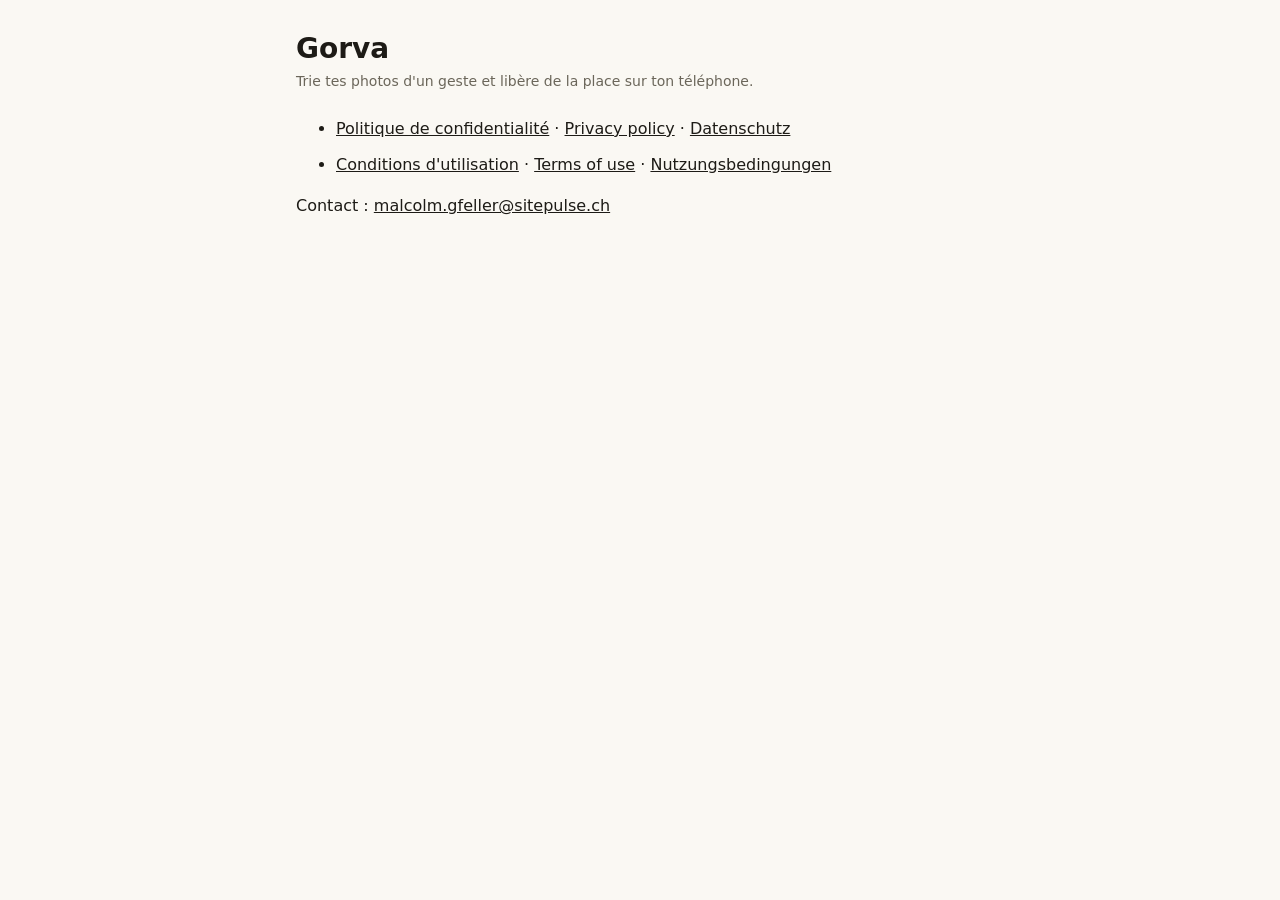
<file: index.html>
<!doctype html>
<html lang="fr">
<head>
<meta charset="utf-8">
<meta name="viewport" content="width=device-width, initial-scale=1">
<title>Gorva</title>
<link rel="stylesheet" href="style.css">
</head>
<body>
<main>
<h1>Gorva</h1>
<p class="meta">Trie tes photos d'un geste et libère de la place sur ton téléphone.</p>
<ul>
  <li><a href="confidentialite.html">Politique de confidentialité</a> · <a href="confidentialite.html#en">Privacy policy</a> · <a href="confidentialite.html#de">Datenschutz</a></li>
  <li><a href="conditions.html">Conditions d'utilisation</a> · <a href="conditions.html#en">Terms of use</a> · <a href="conditions.html#de">Nutzungsbedingungen</a></li>
</ul>
<p>Contact : <a href="mailto:malcolm.gfeller@sitepulse.ch">malcolm.gfeller@sitepulse.ch</a></p>
</main>
</body>
</html>
</file>
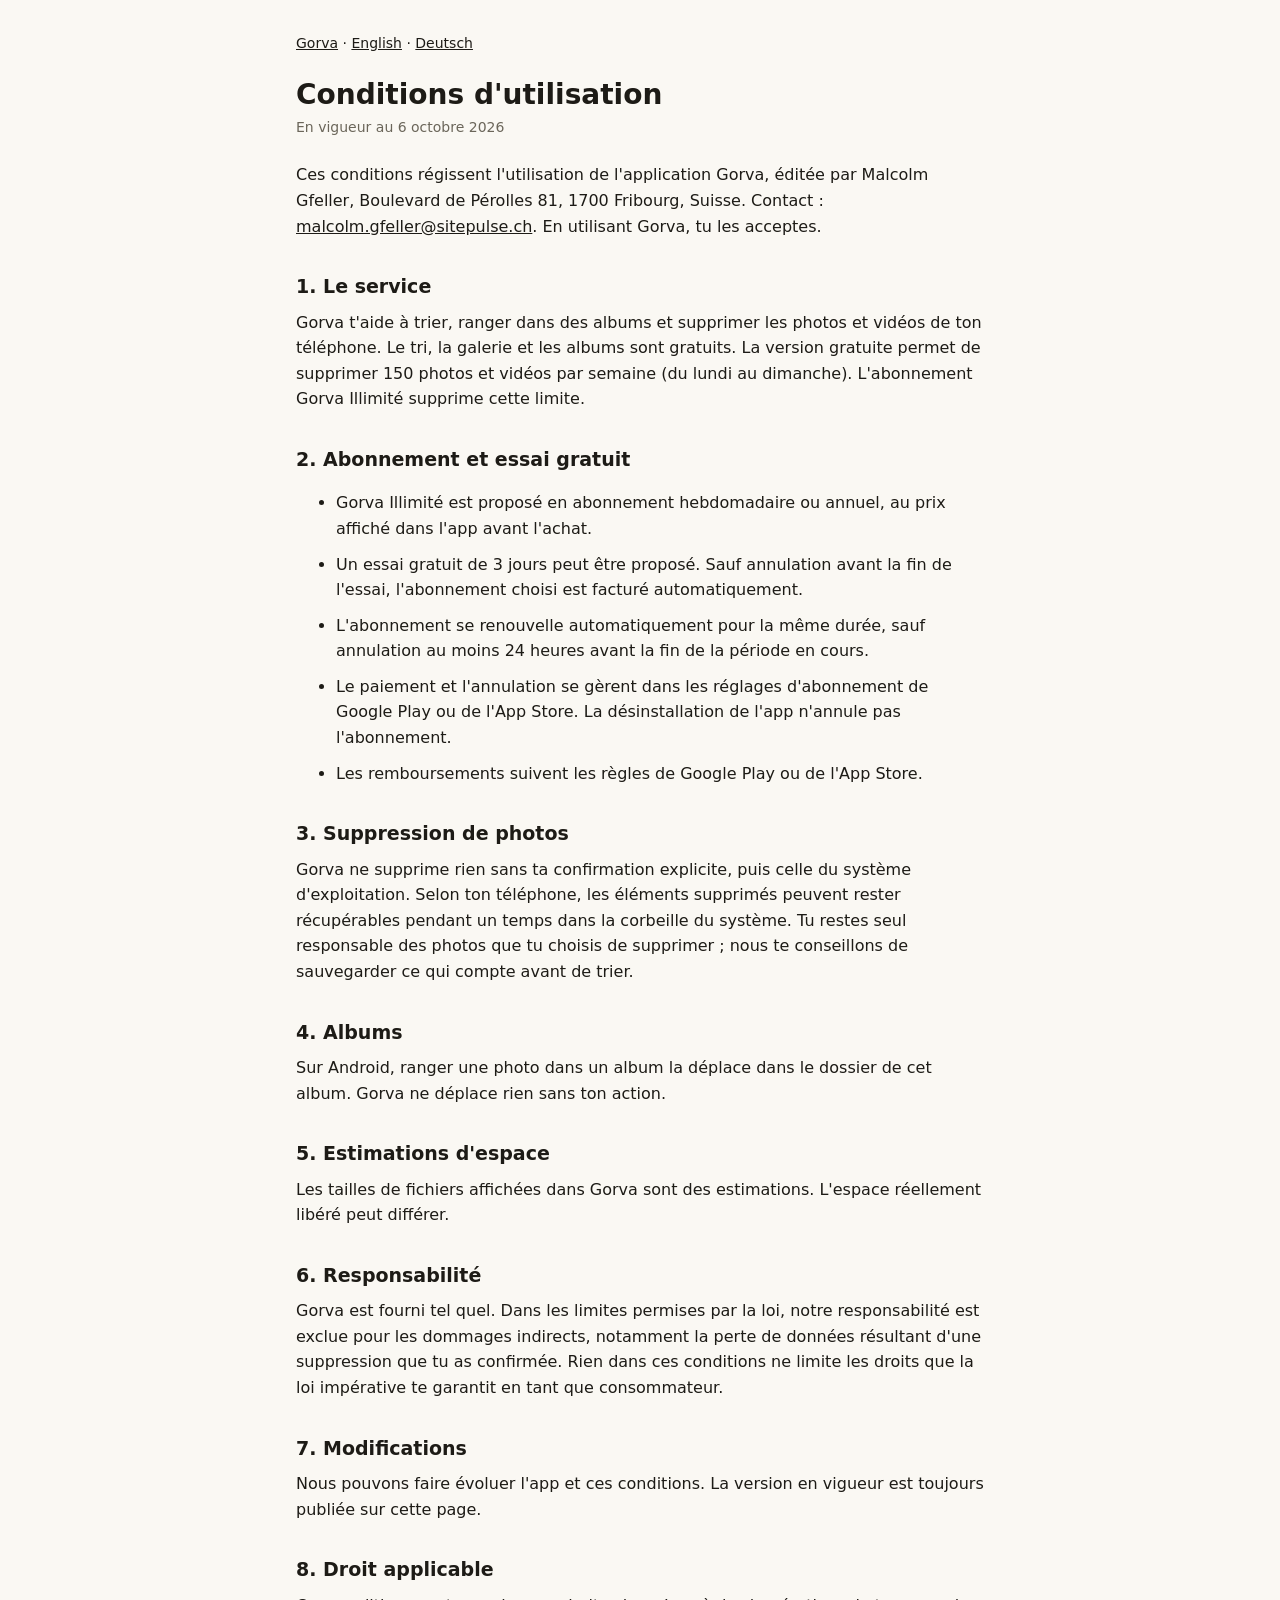
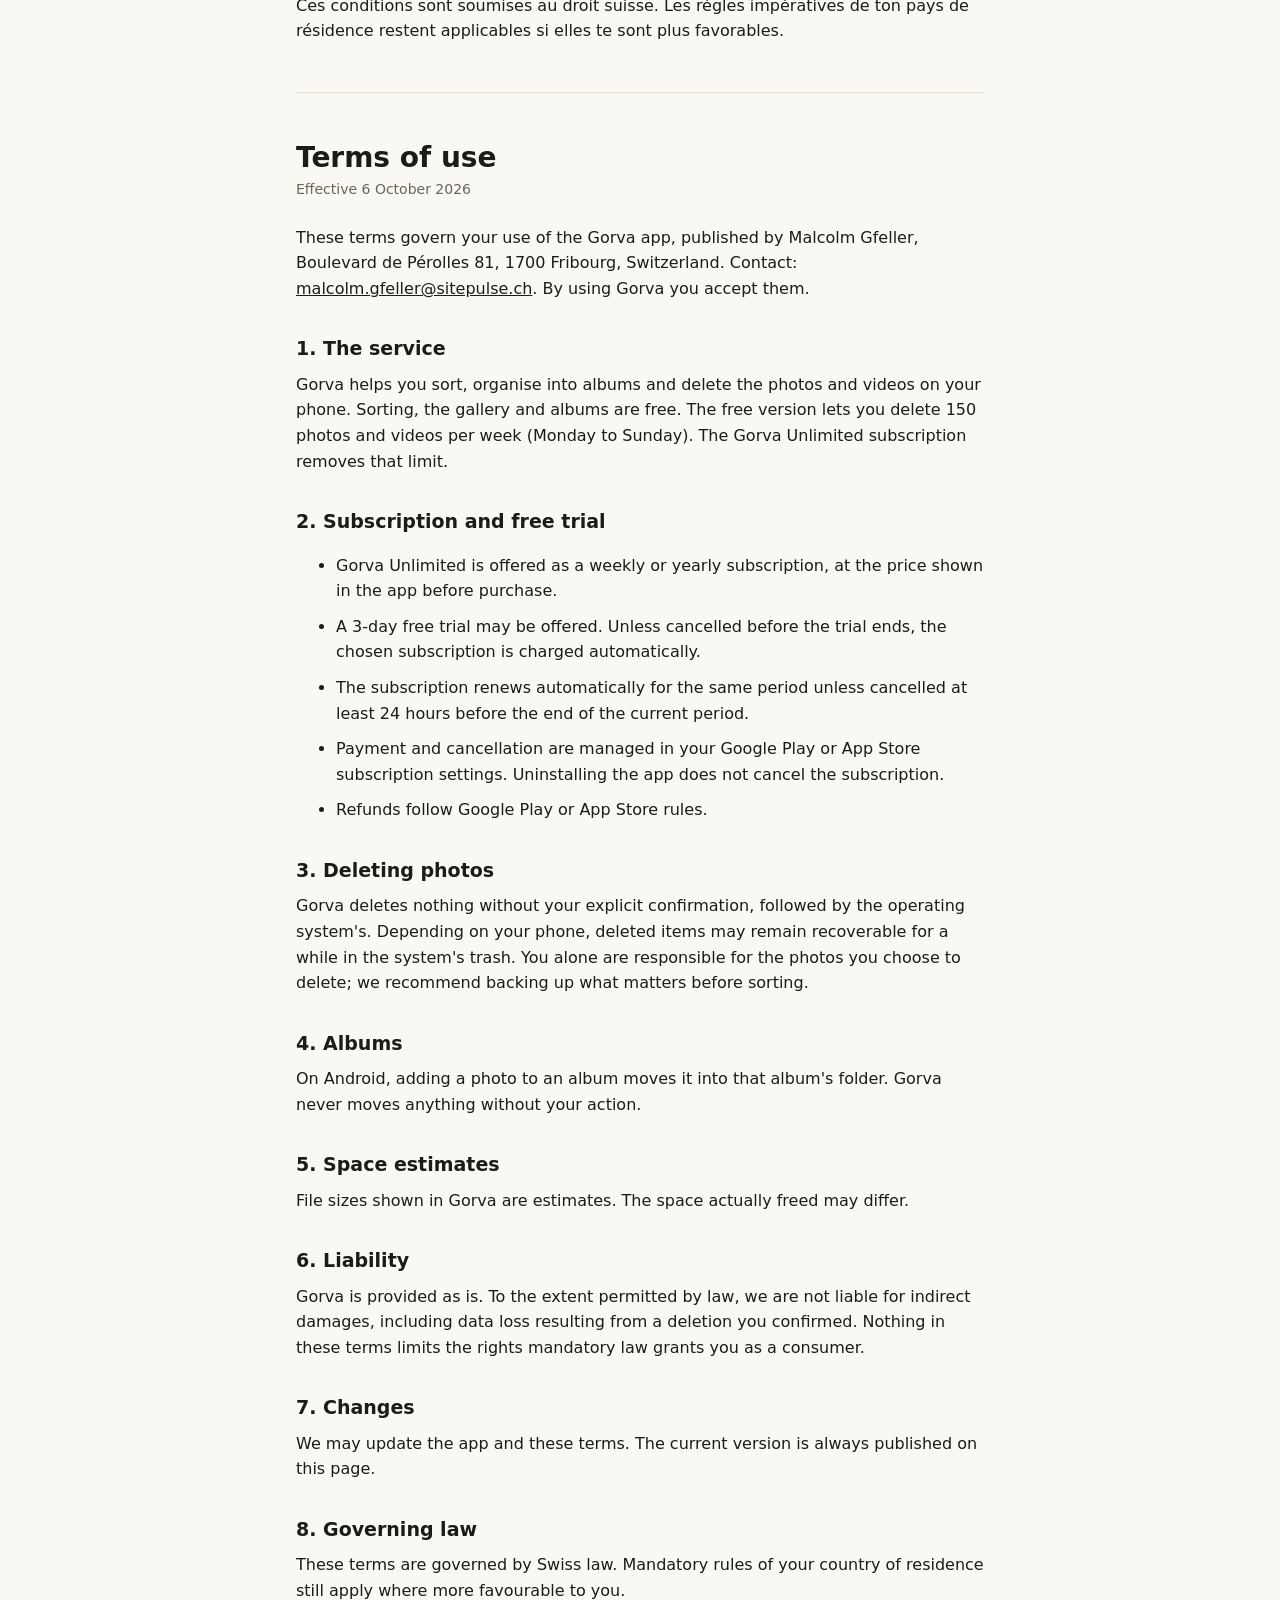
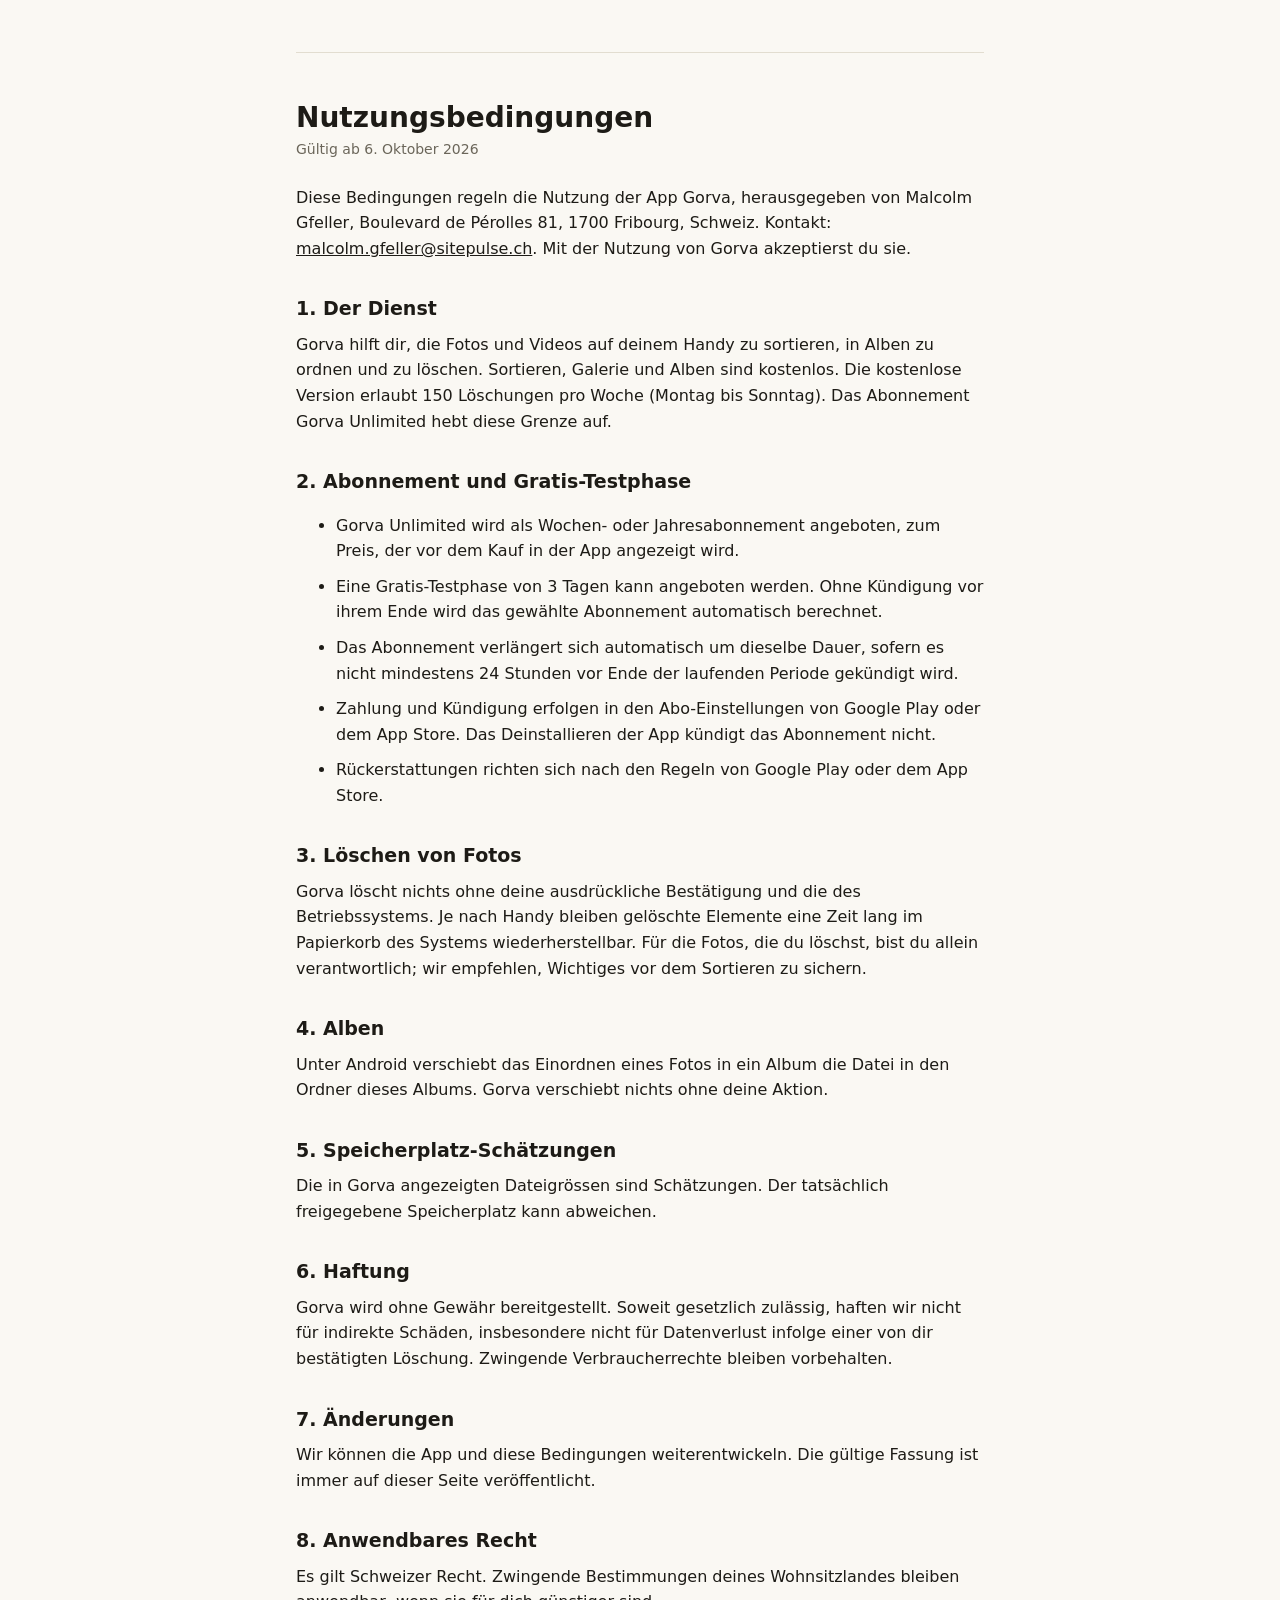
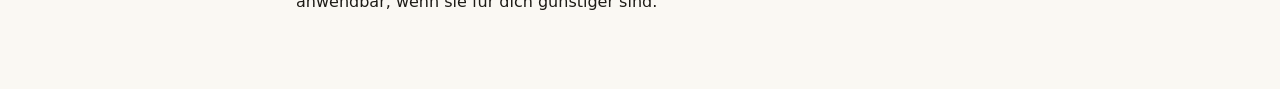
<file: conditions.html>
<!doctype html>
<html lang="fr">
<head>
<meta charset="utf-8">
<meta name="viewport" content="width=device-width, initial-scale=1">
<title>Gorva — Conditions</title>
<link rel="stylesheet" href="style.css">
</head>
<body>
<main>
<nav><a href="index.html">Gorva</a> · <a href="#en">English</a> · <a href="#de">Deutsch</a></nav>

<h1>Conditions d'utilisation</h1>
<p class="meta">En vigueur au 6 octobre 2026</p>

<p>Ces conditions régissent l'utilisation de l'application Gorva, éditée par
Malcolm Gfeller, Boulevard de Pérolles 81, 1700 Fribourg, Suisse. Contact :
<a href="mailto:malcolm.gfeller@sitepulse.ch">malcolm.gfeller@sitepulse.ch</a>. En utilisant Gorva, tu les
acceptes.</p>

<h2>1. Le service</h2>
<p>Gorva t'aide à trier, ranger dans des albums et supprimer les photos et
vidéos de ton téléphone. Le tri, la galerie et les albums sont gratuits. La
version gratuite permet de supprimer 150 photos et vidéos par semaine (du lundi au dimanche).
L'abonnement Gorva Illimité supprime cette limite.</p>

<h2>2. Abonnement et essai gratuit</h2>
<ul>
  <li>Gorva Illimité est proposé en abonnement hebdomadaire ou annuel, au prix
  affiché dans l'app avant l'achat.</li>
  <li>Un essai gratuit de 3 jours peut être proposé. Sauf annulation avant la fin
  de l'essai, l'abonnement choisi est facturé automatiquement.</li>
  <li>L'abonnement se renouvelle automatiquement pour la même durée, sauf
  annulation au moins 24 heures avant la fin de la période en cours.</li>
  <li>Le paiement et l'annulation se gèrent dans les réglages d'abonnement de
  Google Play ou de l'App Store. La désinstallation de l'app n'annule pas
  l'abonnement.</li>
  <li>Les remboursements suivent les règles de Google Play ou de l'App Store.</li>
</ul>

<h2>3. Suppression de photos</h2>
<p>Gorva ne supprime rien sans ta confirmation explicite, puis celle du système
d'exploitation. Selon ton téléphone, les éléments supprimés peuvent rester
récupérables pendant un temps dans la corbeille du système. Tu restes seul
responsable des photos que tu choisis de supprimer ; nous te conseillons de
sauvegarder ce qui compte avant de trier.</p>

<h2>4. Albums</h2>
<p>Sur Android, ranger une photo dans un album la déplace dans le dossier de cet
album. Gorva ne déplace rien sans ton action.</p>

<h2>5. Estimations d'espace</h2>
<p>Les tailles de fichiers affichées dans Gorva sont des estimations. L'espace
réellement libéré peut différer.</p>

<h2>6. Responsabilité</h2>
<p>Gorva est fourni tel quel. Dans les limites permises par la loi, notre
responsabilité est exclue pour les dommages indirects, notamment la perte de
données résultant d'une suppression que tu as confirmée. Rien dans ces conditions
ne limite les droits que la loi impérative te garantit en tant que
consommateur.</p>

<h2>7. Modifications</h2>
<p>Nous pouvons faire évoluer l'app et ces conditions. La version en vigueur est
toujours publiée sur cette page.</p>

<h2>8. Droit applicable</h2>
<p>Ces conditions sont soumises au droit suisse. Les règles impératives de ton
pays de résidence restent applicables si elles te sont plus favorables.</p>

<hr>

<h1 id="en">Terms of use</h1>
<p class="meta">Effective 6 October 2026</p>

<p>These terms govern your use of the Gorva app, published by Malcolm Gfeller,
Boulevard de Pérolles 81, 1700 Fribourg, Switzerland. Contact: <a href="mailto:malcolm.gfeller@sitepulse.ch">malcolm.gfeller@sitepulse.ch</a>.
By using Gorva you accept them.</p>

<h2>1. The service</h2>
<p>Gorva helps you sort, organise into albums and delete the photos and videos
on your phone. Sorting, the gallery and albums are free. The free version lets
you delete 150 photos and videos per week (Monday to Sunday). The Gorva Unlimited subscription
removes that limit.</p>

<h2>2. Subscription and free trial</h2>
<ul>
  <li>Gorva Unlimited is offered as a weekly or yearly subscription, at the price
  shown in the app before purchase.</li>
  <li>A 3-day free trial may be offered. Unless cancelled before the trial ends,
  the chosen subscription is charged automatically.</li>
  <li>The subscription renews automatically for the same period unless cancelled
  at least 24 hours before the end of the current period.</li>
  <li>Payment and cancellation are managed in your Google Play or App Store
  subscription settings. Uninstalling the app does not cancel the
  subscription.</li>
  <li>Refunds follow Google Play or App Store rules.</li>
</ul>

<h2>3. Deleting photos</h2>
<p>Gorva deletes nothing without your explicit confirmation, followed by the
operating system's. Depending on your phone, deleted items may remain recoverable
for a while in the system's trash. You alone are responsible for the photos you
choose to delete; we recommend backing up what matters before sorting.</p>

<h2>4. Albums</h2>
<p>On Android, adding a photo to an album moves it into that album's folder.
Gorva never moves anything without your action.</p>

<h2>5. Space estimates</h2>
<p>File sizes shown in Gorva are estimates. The space actually freed may
differ.</p>

<h2>6. Liability</h2>
<p>Gorva is provided as is. To the extent permitted by law, we are not liable for
indirect damages, including data loss resulting from a deletion you confirmed.
Nothing in these terms limits the rights mandatory law grants you as a
consumer.</p>

<h2>7. Changes</h2>
<p>We may update the app and these terms. The current version is always published
on this page.</p>

<h2>8. Governing law</h2>
<p>These terms are governed by Swiss law. Mandatory rules of your country of
residence still apply where more favourable to you.</p>

<hr>

<h1 id="de">Nutzungsbedingungen</h1>
<p class="meta">Gültig ab 6. Oktober 2026</p>

<p>Diese Bedingungen regeln die Nutzung der App Gorva, herausgegeben von
Malcolm Gfeller, Boulevard de Pérolles 81, 1700 Fribourg, Schweiz. Kontakt:
<a href="mailto:malcolm.gfeller@sitepulse.ch">malcolm.gfeller@sitepulse.ch</a>. Mit der Nutzung von Gorva
akzeptierst du sie.</p>

<h2>1. Der Dienst</h2>
<p>Gorva hilft dir, die Fotos und Videos auf deinem Handy zu sortieren, in Alben
zu ordnen und zu löschen. Sortieren, Galerie und Alben sind kostenlos. Die
kostenlose Version erlaubt 150 Löschungen pro Woche (Montag bis Sonntag). Das Abonnement Gorva Unlimited
hebt diese Grenze auf.</p>

<h2>2. Abonnement und Gratis-Testphase</h2>
<ul>
  <li>Gorva Unlimited wird als Wochen- oder Jahresabonnement angeboten, zum Preis,
  der vor dem Kauf in der App angezeigt wird.</li>
  <li>Eine Gratis-Testphase von 3 Tagen kann angeboten werden. Ohne Kündigung vor
  ihrem Ende wird das gewählte Abonnement automatisch berechnet.</li>
  <li>Das Abonnement verlängert sich automatisch um dieselbe Dauer, sofern es nicht
  mindestens 24 Stunden vor Ende der laufenden Periode gekündigt wird.</li>
  <li>Zahlung und Kündigung erfolgen in den Abo-Einstellungen von Google Play oder
  dem App Store. Das Deinstallieren der App kündigt das Abonnement nicht.</li>
  <li>Rückerstattungen richten sich nach den Regeln von Google Play oder dem App
  Store.</li>
</ul>

<h2>3. Löschen von Fotos</h2>
<p>Gorva löscht nichts ohne deine ausdrückliche Bestätigung und die des
Betriebssystems. Je nach Handy bleiben gelöschte Elemente eine Zeit lang im
Papierkorb des Systems wiederherstellbar. Für die Fotos, die du löschst, bist du
allein verantwortlich; wir empfehlen, Wichtiges vor dem Sortieren zu sichern.</p>

<h2>4. Alben</h2>
<p>Unter Android verschiebt das Einordnen eines Fotos in ein Album die Datei in
den Ordner dieses Albums. Gorva verschiebt nichts ohne deine Aktion.</p>

<h2>5. Speicherplatz-Schätzungen</h2>
<p>Die in Gorva angezeigten Dateigrössen sind Schätzungen. Der tatsächlich
freigegebene Speicherplatz kann abweichen.</p>

<h2>6. Haftung</h2>
<p>Gorva wird ohne Gewähr bereitgestellt. Soweit gesetzlich zulässig, haften wir
nicht für indirekte Schäden, insbesondere nicht für Datenverlust infolge einer von
dir bestätigten Löschung. Zwingende Verbraucherrechte bleiben vorbehalten.</p>

<h2>7. Änderungen</h2>
<p>Wir können die App und diese Bedingungen weiterentwickeln. Die gültige Fassung
ist immer auf dieser Seite veröffentlicht.</p>

<h2>8. Anwendbares Recht</h2>
<p>Es gilt Schweizer Recht. Zwingende Bestimmungen deines Wohnsitzlandes bleiben
anwendbar, wenn sie für dich günstiger sind.</p>
</main>
</body>
</html>
</file>
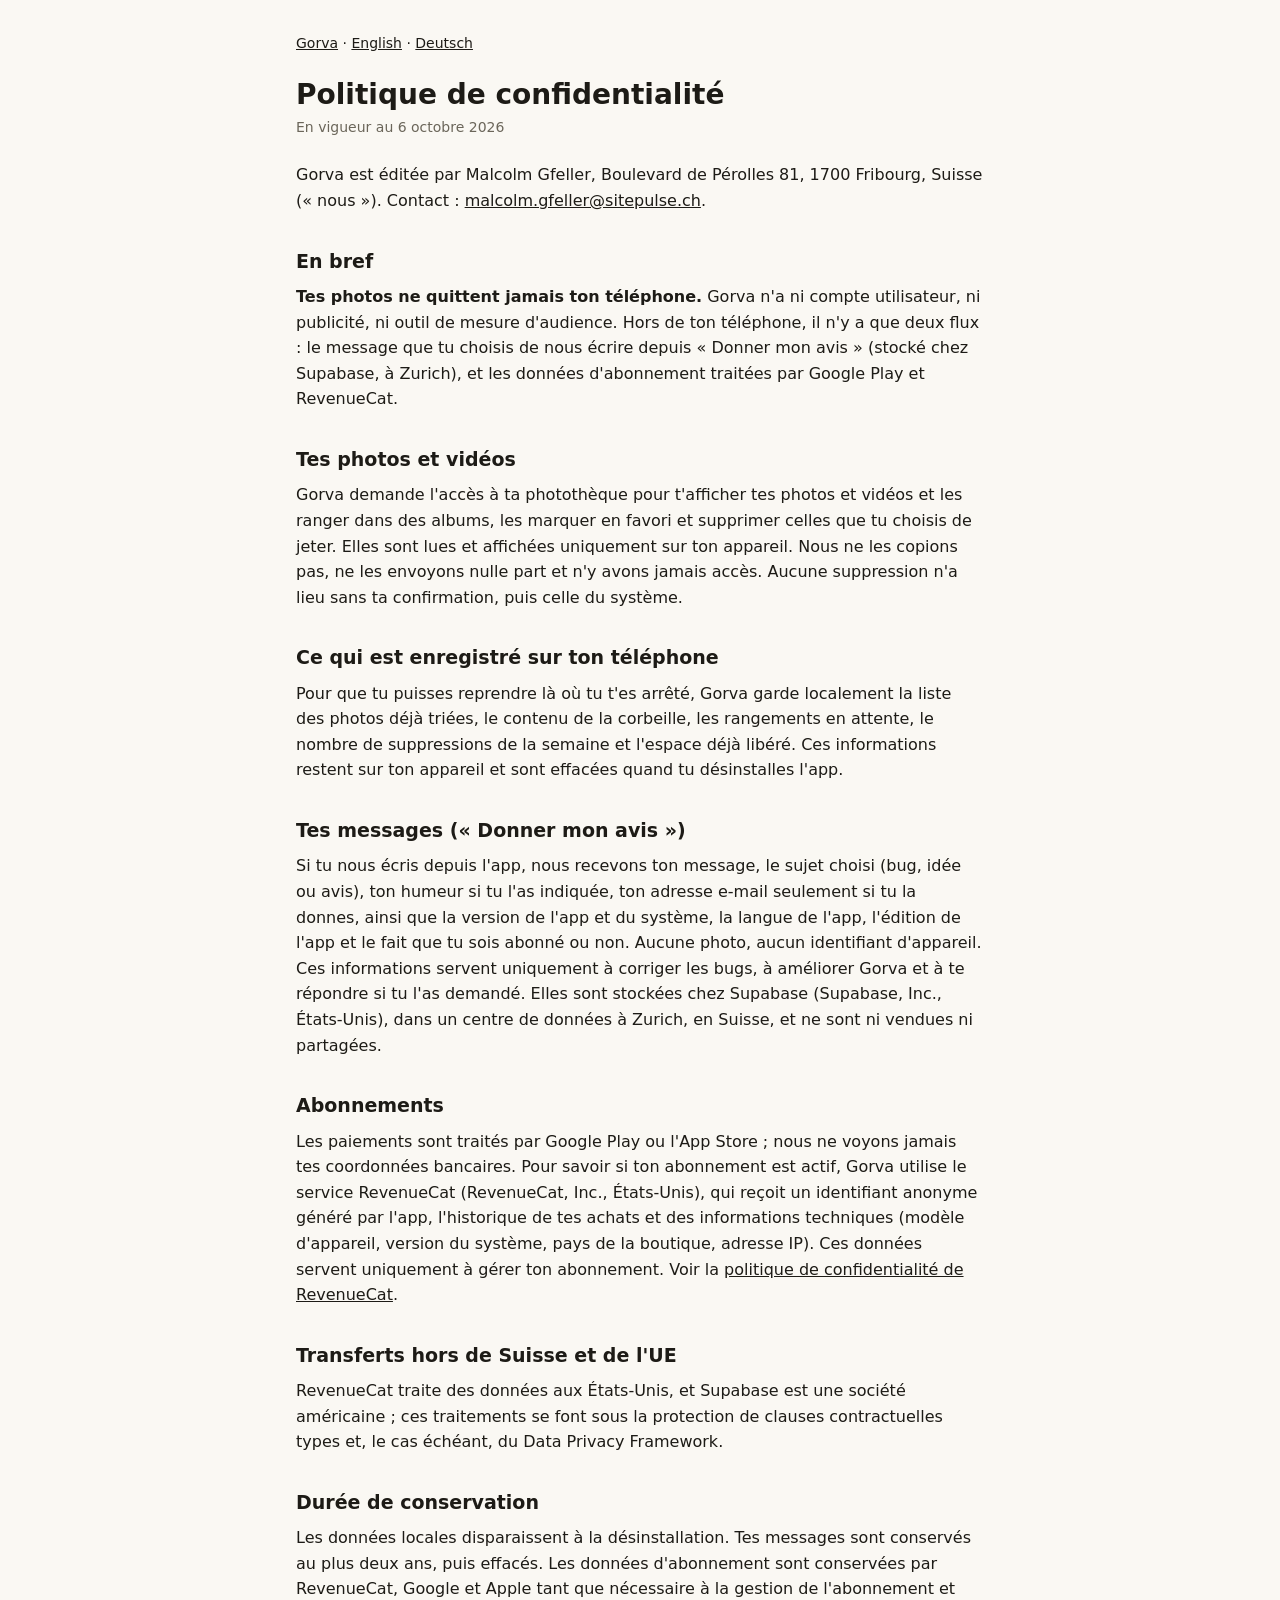
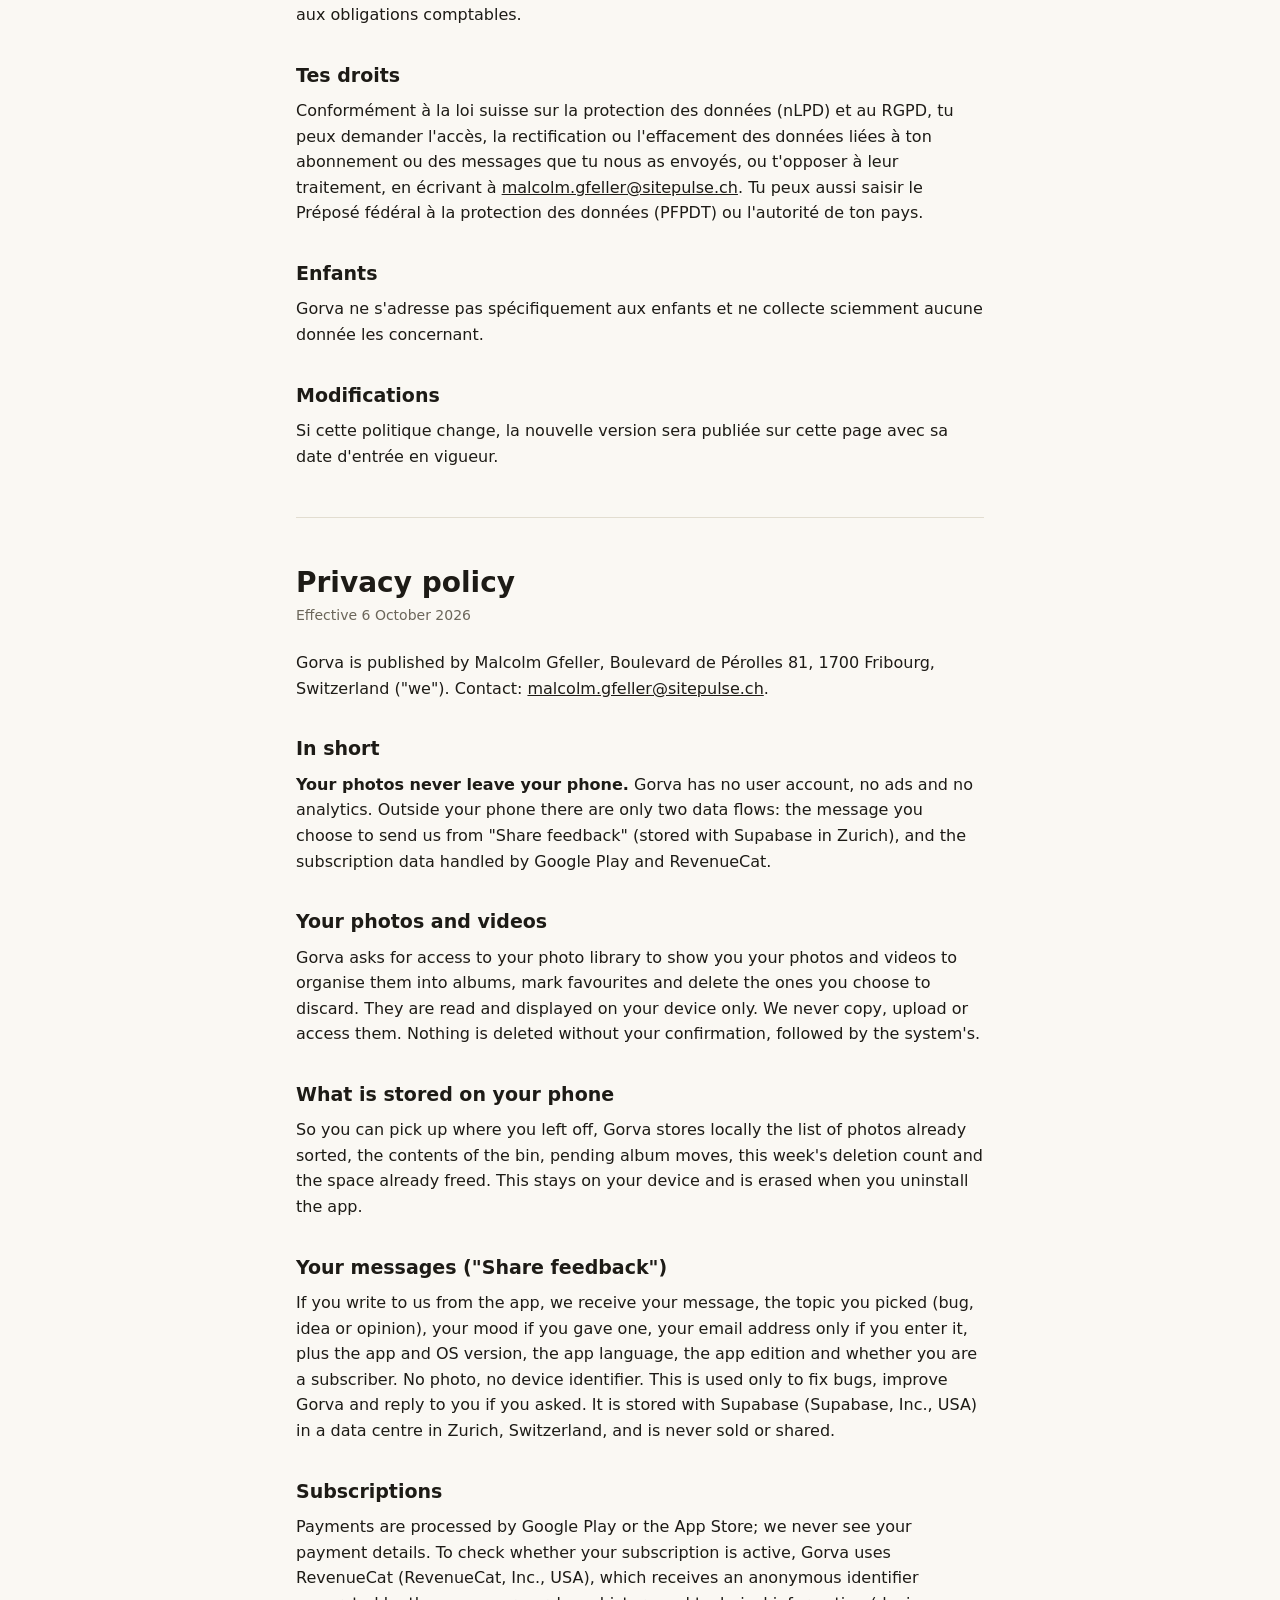
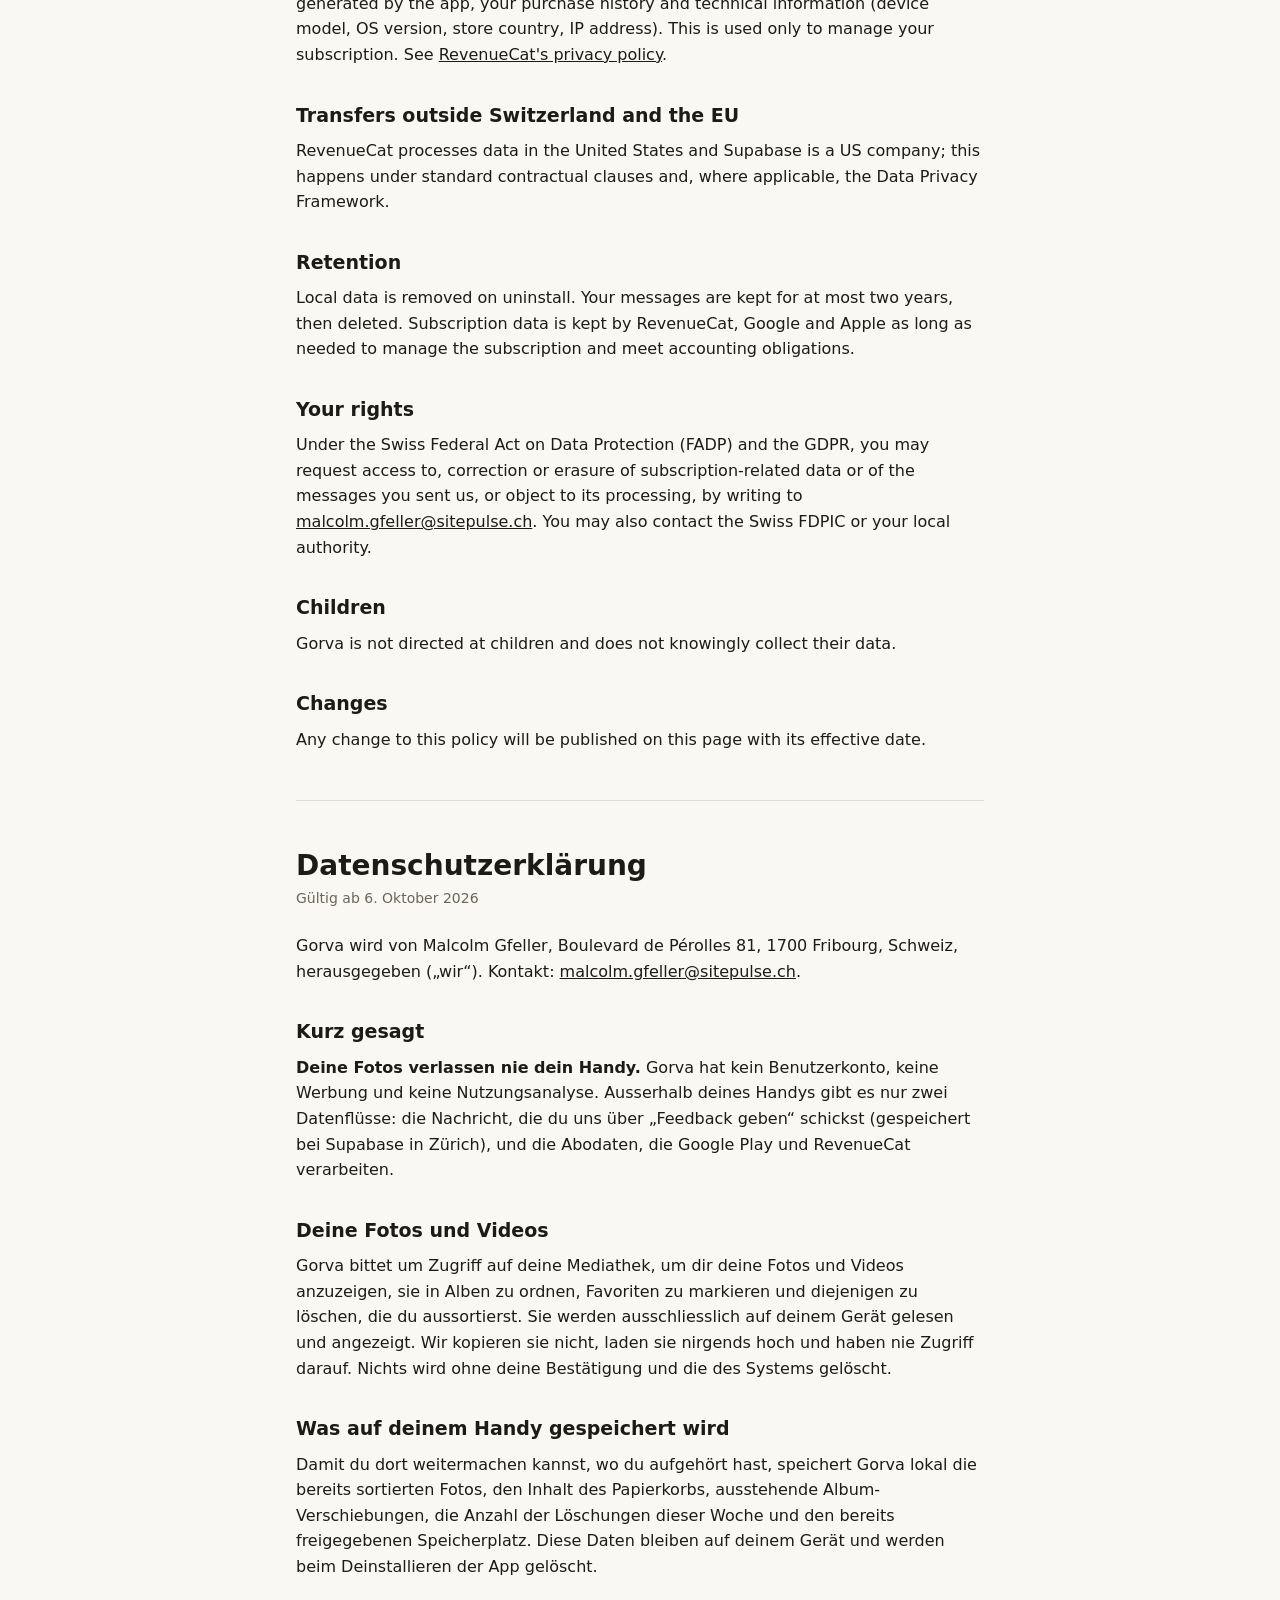
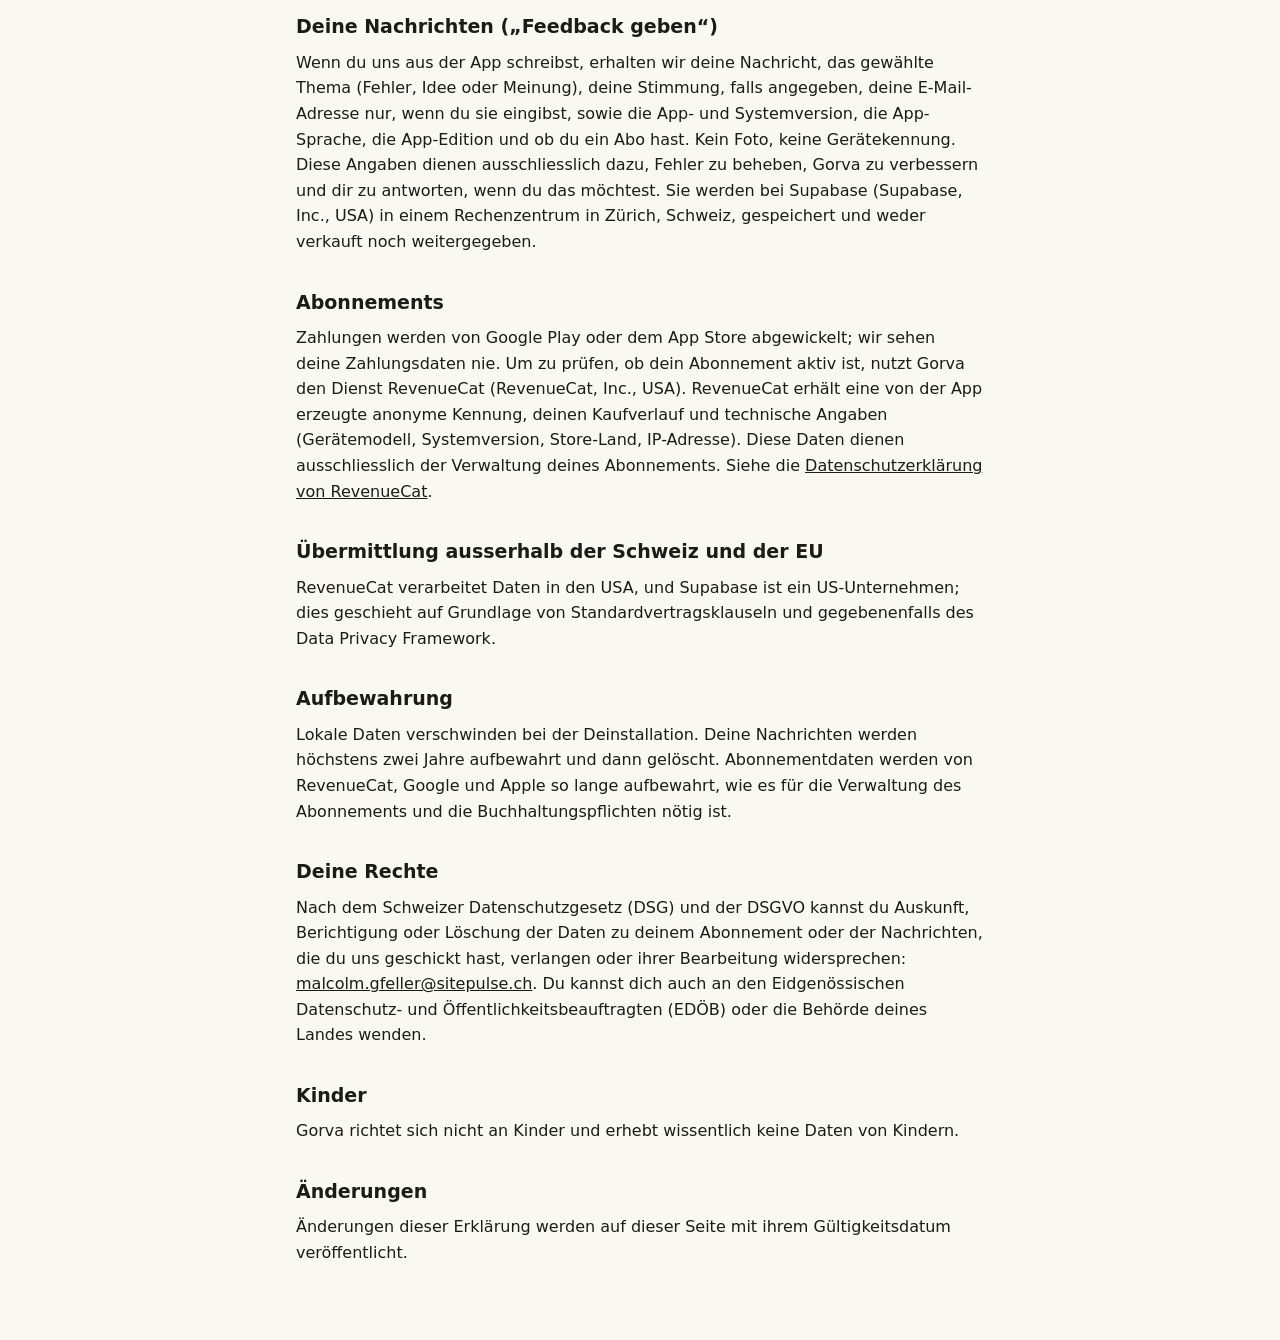
<file: confidentialite.html>
<!doctype html>
<html lang="fr">
<head>
<meta charset="utf-8">
<meta name="viewport" content="width=device-width, initial-scale=1">
<title>Gorva — Confidentialité</title>
<link rel="stylesheet" href="style.css">
</head>
<body>
<main>
<nav><a href="index.html">Gorva</a> · <a href="#en">English</a> · <a href="#de">Deutsch</a></nav>

<h1>Politique de confidentialité</h1>
<p class="meta">En vigueur au 6 octobre 2026</p>

<p>Gorva est éditée par Malcolm Gfeller, Boulevard de Pérolles 81, 1700 Fribourg, Suisse (« nous »). Contact :
<a href="mailto:malcolm.gfeller@sitepulse.ch">malcolm.gfeller@sitepulse.ch</a>.</p>

<h2>En bref</h2>
<p><strong>Tes photos ne quittent jamais ton téléphone.</strong> Gorva n'a ni compte
utilisateur, ni publicité, ni outil de mesure d'audience. Hors de ton téléphone, il n'y a
que deux flux : le message que tu choisis de nous écrire depuis « Donner mon avis »
(stocké chez Supabase, à Zurich), et les données d'abonnement traitées par Google Play
et RevenueCat.</p>

<h2>Tes photos et vidéos</h2>
<p>Gorva demande l'accès à ta photothèque pour t'afficher tes photos et vidéos et
les ranger dans des albums, les marquer en favori et supprimer celles que tu
choisis de jeter. Elles sont lues et affichées uniquement
sur ton appareil. Nous ne les copions pas, ne les envoyons nulle part et n'y avons
jamais accès. Aucune suppression n'a lieu sans ta confirmation, puis celle du
système.</p>

<h2>Ce qui est enregistré sur ton téléphone</h2>
<p>Pour que tu puisses reprendre là où tu t'es arrêté, Gorva garde localement la
liste des photos déjà triées, le contenu de la corbeille, les rangements en
attente, le nombre de suppressions de la semaine et l'espace déjà libéré. Ces informations restent sur ton appareil et sont
effacées quand tu désinstalles l'app.</p>

<h2>Tes messages (« Donner mon avis »)</h2>
<p>Si tu nous écris depuis l'app, nous recevons ton message, le sujet choisi (bug,
idée ou avis), ton humeur si tu l'as indiquée, ton adresse e-mail seulement si tu
la donnes, ainsi que la version de l'app et du système, la langue de l'app,
l'édition de l'app et le fait que tu sois abonné ou non. Aucune photo, aucun
identifiant d'appareil. Ces informations servent uniquement à corriger les bugs, à
améliorer Gorva et à te répondre si tu l'as demandé. Elles sont stockées chez
Supabase (Supabase, Inc., États-Unis), dans un centre de données à Zurich, en Suisse, et ne
sont ni vendues ni partagées.</p>

<h2>Abonnements</h2>
<p>Les paiements sont traités par Google Play ou l'App Store ; nous ne voyons
jamais tes coordonnées bancaires. Pour savoir si ton abonnement est actif, Gorva
utilise le service RevenueCat (RevenueCat, Inc., États-Unis), qui reçoit un
identifiant anonyme généré par l'app, l'historique de tes achats et des
informations techniques (modèle d'appareil, version du système, pays de la
boutique, adresse IP). Ces données servent uniquement à gérer ton abonnement.
Voir la <a href="https://www.revenuecat.com/privacy">politique de confidentialité
de RevenueCat</a>.</p>

<h2>Transferts hors de Suisse et de l'UE</h2>
<p>RevenueCat traite des données aux États-Unis, et Supabase est une société
américaine ; ces traitements se font sous la protection de clauses contractuelles
types et, le cas échéant, du Data Privacy Framework.</p>

<h2>Durée de conservation</h2>
<p>Les données locales disparaissent à la désinstallation. Tes messages sont
conservés au plus deux ans, puis effacés. Les données
d'abonnement sont conservées par RevenueCat, Google et Apple tant que nécessaire
à la gestion de l'abonnement et aux obligations comptables.</p>

<h2>Tes droits</h2>
<p>Conformément à la loi suisse sur la protection des données (nLPD) et au RGPD,
tu peux demander l'accès, la rectification ou l'effacement des données liées à ton
abonnement ou des messages que tu nous as envoyés, ou t'opposer à leur traitement, en écrivant à
<a href="mailto:malcolm.gfeller@sitepulse.ch">malcolm.gfeller@sitepulse.ch</a>. Tu peux aussi saisir le
Préposé fédéral à la protection des données (PFPDT) ou l'autorité de ton pays.</p>

<h2>Enfants</h2>
<p>Gorva ne s'adresse pas spécifiquement aux enfants et ne collecte sciemment
aucune donnée les concernant.</p>

<h2>Modifications</h2>
<p>Si cette politique change, la nouvelle version sera publiée sur cette page avec
sa date d'entrée en vigueur.</p>

<hr>

<h1 id="en">Privacy policy</h1>
<p class="meta">Effective 6 October 2026</p>

<p>Gorva is published by Malcolm Gfeller, Boulevard de Pérolles 81, 1700 Fribourg, Switzerland ("we"). Contact:
<a href="mailto:malcolm.gfeller@sitepulse.ch">malcolm.gfeller@sitepulse.ch</a>.</p>

<h2>In short</h2>
<p><strong>Your photos never leave your phone.</strong> Gorva has no user account,
no ads and no analytics. Outside your phone there are only two data flows: the message
you choose to send us from "Share feedback" (stored with Supabase in Zurich), and the
subscription data handled by Google Play and RevenueCat.</p>

<h2>Your photos and videos</h2>
<p>Gorva asks for access to your photo library to show you your photos and videos
to organise them into albums, mark favourites and delete the ones you choose to
discard. They are read and displayed on your
device only. We never copy, upload or access them. Nothing is deleted without your
confirmation, followed by the system's.</p>

<h2>What is stored on your phone</h2>
<p>So you can pick up where you left off, Gorva stores locally the list of photos
already sorted, the contents of the bin, pending album moves, this week's deletion
count and the space already freed. This stays on
your device and is erased when you uninstall the app.</p>

<h2>Your messages ("Share feedback")</h2>
<p>If you write to us from the app, we receive your message, the topic you picked
(bug, idea or opinion), your mood if you gave one, your email address only if you
enter it, plus the app and OS version, the app language, the app edition and
whether you are a subscriber. No photo, no device identifier. This is used only to
fix bugs, improve Gorva and reply to you if you asked. It is stored with Supabase
(Supabase, Inc., USA) in a data centre in Zurich, Switzerland, and is never sold or shared.</p>

<h2>Subscriptions</h2>
<p>Payments are processed by Google Play or the App Store; we never see your
payment details. To check whether your subscription is active, Gorva uses
RevenueCat (RevenueCat, Inc., USA), which receives an anonymous identifier
generated by the app, your purchase history and technical information (device
model, OS version, store country, IP address). This is used only to manage your
subscription. See <a href="https://www.revenuecat.com/privacy">RevenueCat's
privacy policy</a>.</p>

<h2>Transfers outside Switzerland and the EU</h2>
<p>RevenueCat processes data in the United States and Supabase is a US company;
this happens under standard contractual clauses and, where applicable, the Data
Privacy Framework.</p>

<h2>Retention</h2>
<p>Local data is removed on uninstall. Your messages are kept for at most two
years, then deleted. Subscription data is kept by RevenueCat,
Google and Apple as long as needed to manage the subscription and meet accounting
obligations.</p>

<h2>Your rights</h2>
<p>Under the Swiss Federal Act on Data Protection (FADP) and the GDPR, you may
request access to, correction or erasure of subscription-related data or of the
messages you sent us, or object
to its processing, by writing to <a href="mailto:malcolm.gfeller@sitepulse.ch">malcolm.gfeller@sitepulse.ch</a>.
You may also contact the Swiss FDPIC or your local authority.</p>

<h2>Children</h2>
<p>Gorva is not directed at children and does not knowingly collect their data.</p>

<h2>Changes</h2>
<p>Any change to this policy will be published on this page with its effective
date.</p>

<hr>

<h1 id="de">Datenschutzerklärung</h1>
<p class="meta">Gültig ab 6. Oktober 2026</p>

<p>Gorva wird von Malcolm Gfeller, Boulevard de Pérolles 81, 1700 Fribourg, Schweiz, herausgegeben („wir“).
Kontakt: <a href="mailto:malcolm.gfeller@sitepulse.ch">malcolm.gfeller@sitepulse.ch</a>.</p>

<h2>Kurz gesagt</h2>
<p><strong>Deine Fotos verlassen nie dein Handy.</strong> Gorva hat kein
Benutzerkonto, keine Werbung und keine Nutzungsanalyse. Ausserhalb deines Handys gibt es
nur zwei Datenflüsse: die Nachricht, die du uns über „Feedback geben“ schickst (gespeichert
bei Supabase in Zürich), und die Abodaten, die Google Play und RevenueCat verarbeiten.</p>

<h2>Deine Fotos und Videos</h2>
<p>Gorva bittet um Zugriff auf deine Mediathek, um dir deine Fotos und Videos
anzuzeigen, sie in Alben zu ordnen, Favoriten zu markieren und diejenigen zu
löschen, die du aussortierst. Sie werden ausschliesslich auf deinem Gerät gelesen
und angezeigt. Wir kopieren sie nicht, laden sie nirgends hoch und haben nie
Zugriff darauf. Nichts wird ohne deine Bestätigung und die des Systems gelöscht.</p>

<h2>Was auf deinem Handy gespeichert wird</h2>
<p>Damit du dort weitermachen kannst, wo du aufgehört hast, speichert Gorva lokal
die bereits sortierten Fotos, den Inhalt des Papierkorbs, ausstehende
Album-Verschiebungen, die Anzahl der Löschungen dieser Woche und den bereits
freigegebenen Speicherplatz. Diese Daten bleiben auf deinem Gerät und werden beim
Deinstallieren der App gelöscht.</p>

<h2>Deine Nachrichten („Feedback geben“)</h2>
<p>Wenn du uns aus der App schreibst, erhalten wir deine Nachricht, das gewählte
Thema (Fehler, Idee oder Meinung), deine Stimmung, falls angegeben, deine
E-Mail-Adresse nur, wenn du sie eingibst, sowie die App- und Systemversion, die
App-Sprache, die App-Edition und ob du ein Abo hast. Kein Foto, keine
Gerätekennung. Diese Angaben dienen ausschliesslich dazu, Fehler zu beheben, Gorva
zu verbessern und dir zu antworten, wenn du das möchtest. Sie werden bei Supabase
(Supabase, Inc., USA) in einem Rechenzentrum in Zürich, Schweiz, gespeichert und weder
verkauft noch weitergegeben.</p>

<h2>Abonnements</h2>
<p>Zahlungen werden von Google Play oder dem App Store abgewickelt; wir sehen deine
Zahlungsdaten nie. Um zu prüfen, ob dein Abonnement aktiv ist, nutzt Gorva den
Dienst RevenueCat (RevenueCat, Inc., USA). RevenueCat erhält eine von der App
erzeugte anonyme Kennung, deinen Kaufverlauf und technische Angaben (Gerätemodell,
Systemversion, Store-Land, IP-Adresse). Diese Daten dienen ausschliesslich der
Verwaltung deines Abonnements. Siehe die
<a href="https://www.revenuecat.com/privacy">Datenschutzerklärung von RevenueCat</a>.</p>

<h2>Übermittlung ausserhalb der Schweiz und der EU</h2>
<p>RevenueCat verarbeitet Daten in den USA, und Supabase ist ein US-Unternehmen;
dies geschieht auf Grundlage von Standardvertragsklauseln und gegebenenfalls des
Data Privacy Framework.</p>

<h2>Aufbewahrung</h2>
<p>Lokale Daten verschwinden bei der Deinstallation. Deine Nachrichten werden
höchstens zwei Jahre aufbewahrt und dann gelöscht. Abonnementdaten werden von
RevenueCat, Google und Apple so lange aufbewahrt, wie es für die Verwaltung des
Abonnements und die Buchhaltungspflichten nötig ist.</p>

<h2>Deine Rechte</h2>
<p>Nach dem Schweizer Datenschutzgesetz (DSG) und der DSGVO kannst du Auskunft,
Berichtigung oder Löschung der Daten zu deinem Abonnement oder der Nachrichten, die
du uns geschickt hast, verlangen oder ihrer
Bearbeitung widersprechen: <a href="mailto:malcolm.gfeller@sitepulse.ch">malcolm.gfeller@sitepulse.ch</a>.
Du kannst dich auch an den Eidgenössischen Datenschutz- und
Öffentlichkeitsbeauftragten (EDÖB) oder die Behörde deines Landes wenden.</p>

<h2>Kinder</h2>
<p>Gorva richtet sich nicht an Kinder und erhebt wissentlich keine Daten von
Kindern.</p>

<h2>Änderungen</h2>
<p>Änderungen dieser Erklärung werden auf dieser Seite mit ihrem Gültigkeitsdatum
veröffentlicht.</p>
</main>
</body>
</html>
</file>
<file: style.css>
:root { color-scheme: light dark; --bg: #faf8f3; --fg: #1d1b16; --muted: #6b665a; --line: #e2ddd0; }
@media (prefers-color-scheme: dark) { :root { --bg: #14130f; --fg: #f1ede3; --muted: #a39d8e; --line: #2c2a23; } }
* { box-sizing: border-box; }
body { margin: 0; background: var(--bg); color: var(--fg); font: 16px/1.6 system-ui, -apple-system, "Segoe UI", sans-serif; }
main { max-width: 720px; margin: 0 auto; padding: 32px 16px 64px; }
h1 { font-size: 28px; line-height: 1.2; margin: 0 0 4px; }
h2 { font-size: 19px; margin: 32px 0 8px; }
p, li { margin: 0 0 10px; }
.meta { color: var(--muted); font-size: 14px; margin-bottom: 24px; }
nav { font-size: 14px; margin-bottom: 24px; }
hr { border: 0; border-top: 1px solid var(--line); margin: 48px 0; }
a { color: inherit; }
</file>
